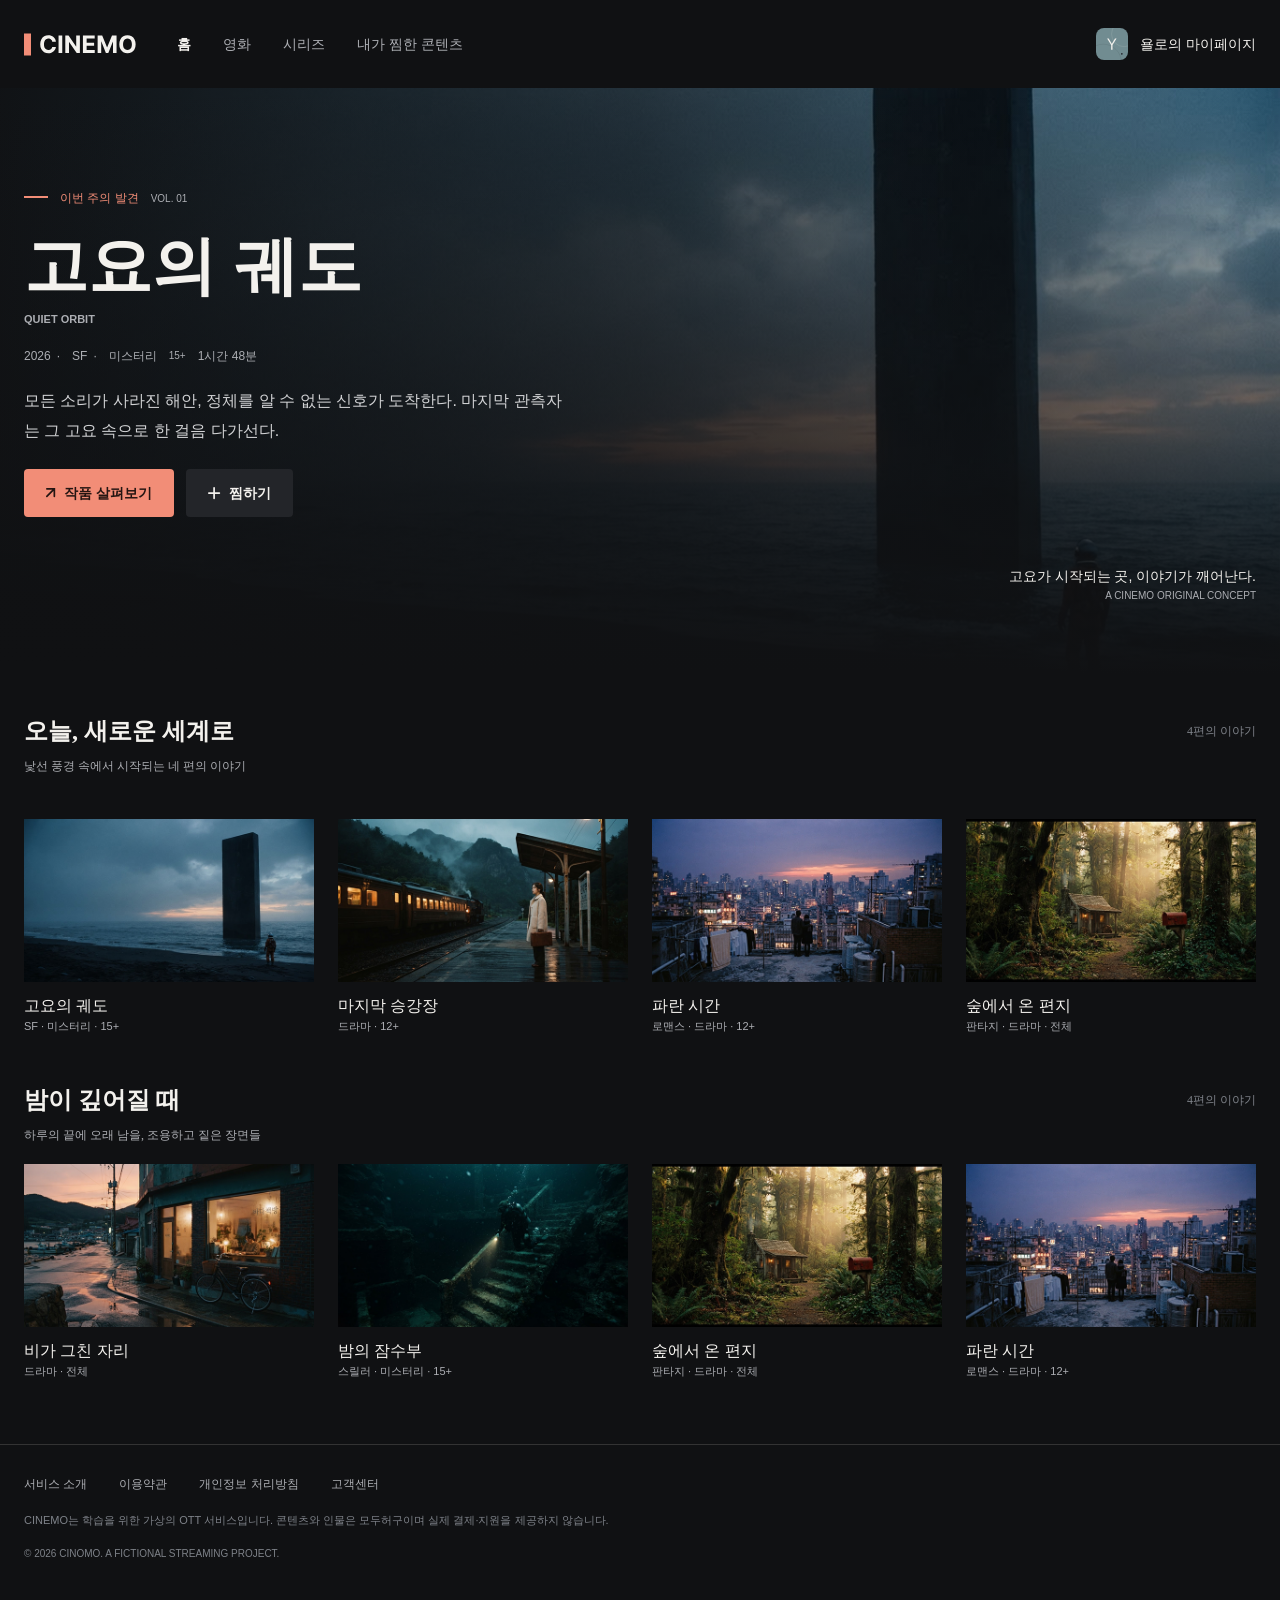
<file: index.html>
<!doctype html>
<html lang="ko">
  <head>
    <meta charset="UTF-8" />
    <meta name="viewport" content="width=device-width, initial-scale=1.0" />
    <title>Cinemo - Home</title>
    <link rel="stylesheet" href="./styles/reset.css" />
    <link rel="stylesheet" href="./styles/style.css" />
  </head>
  <body>
    <header class="header">
      <div class="header-left">
        <h1 class="logo">
          <a href="./index.html">
            <svg
              width="113"
              height="29"
              viewBox="0 0 113 29"
              fill="none"
              xmlns="http://www.w3.org/2000/svg"
            >
              <g clip-path="url(#clip0_2_7494)">
                <rect y="3.5" width="7" height="22" fill="#F28D77" />
                <path
                  d="M31.9176 11.6562H28.1847C28.1165 11.1733 27.9773 10.7443 27.767 10.3693C27.5568 9.98864 27.2869 9.66477 26.9574 9.39773C26.6278 9.13068 26.2472 8.92614 25.8153 8.78409C25.3892 8.64205 24.9261 8.57102 24.4261 8.57102C23.5227 8.57102 22.7358 8.79545 22.0653 9.24432C21.3949 9.6875 20.875 10.3352 20.5057 11.1875C20.1364 12.0341 19.9517 13.0625 19.9517 14.2727C19.9517 15.517 20.1364 16.5625 20.5057 17.4091C20.8807 18.2557 21.4034 18.8949 22.0739 19.3267C22.7443 19.7585 23.5199 19.9744 24.4006 19.9744C24.8949 19.9744 25.3523 19.9091 25.7727 19.7784C26.1989 19.6477 26.5767 19.4574 26.9062 19.2074C27.2358 18.9517 27.5085 18.642 27.7244 18.2784C27.946 17.9148 28.0994 17.5 28.1847 17.0341L31.9176 17.0511C31.821 17.8523 31.5795 18.625 31.1932 19.3693C30.8125 20.108 30.2983 20.7699 29.6506 21.3551C29.0085 21.9347 28.2415 22.3949 27.3494 22.7358C26.4631 23.071 25.4602 23.2386 24.3409 23.2386C22.7841 23.2386 21.392 22.8864 20.1648 22.1818C18.9432 21.4773 17.9773 20.4574 17.267 19.1222C16.5625 17.7869 16.2102 16.1705 16.2102 14.2727C16.2102 12.3693 16.5682 10.75 17.2841 9.41477C18 8.07955 18.9716 7.0625 20.1989 6.36364C21.4261 5.65909 22.8068 5.30682 24.3409 5.30682C25.3523 5.30682 26.2898 5.44886 27.1534 5.73295C28.0227 6.01705 28.7926 6.43182 29.4631 6.97727C30.1335 7.51704 30.679 8.17898 31.0994 8.96307C31.5256 9.74716 31.7983 10.6449 31.9176 11.6562ZM38.2543 5.54545V23H34.5639V5.54545H38.2543ZM55.8899 5.54545V23H52.7024L45.1087 12.0142H44.9808V23H41.2905V5.54545H44.5291L52.0632 16.5227H52.2166V5.54545H55.8899ZM58.9389
                  23V5.54545H70.7003V8.58807H62.6293V12.7472H70.0952V15.7898H62.6293V19.9574H70.7344V23H58.9389ZM73.6342 5.54545H78.1854L82.9922 17.2727H83.1967L88.0035 5.54545H92.5547V23H88.9751V11.6392H88.8303L84.3132 22.9148H81.8757L77.3587 11.5966H77.2138V23H73.6342V5.54545ZM111.635 14.2727C111.635 16.1761 111.274 17.7955 110.553 19.1307C109.837 20.4659 108.859 21.4858 107.621 22.1903C106.388 22.8892 105.001 23.2386 103.462 23.2386C101.911 23.2386 100.518 22.8864 99.2855 22.1818C98.0526 21.4773 97.0781 20.4574 96.3622 19.1222C95.6463 17.7869 95.2884 16.1705 95.2884 14.2727C95.2884 12.3693 95.6463 10.75 96.3622 9.41477C97.0781 8.07955 98.0526 7.0625 99.2855 6.36364C100.518 5.65909 101.911 5.30682 103.462 5.30682C105.001 5.30682 106.388 5.65909 107.621 6.36364C108.859 7.0625 109.837 8.07955 110.553 9.41477C111.274 10.75 111.635 12.3693 111.635 14.2727ZM107.893 14.2727C107.893 13.0398 107.709 12 107.339 11.1534C106.976 10.3068 106.462 9.66477 105.797 9.22727C105.132 8.78977 104.354 8.57102 103.462 8.57102C102.57 8.57102 101.791 8.78977 101.126 9.22727C100.462 9.66477 99.9446 10.3068 99.5753 11.1534C99.2116 12 99.0298 13.0398 99.0298 14.2727C99.0298 15.5057 99.2116 16.5455 99.5753 17.392C99.9446 18.2386 100.462 18.8807 101.126 19.3182C101.791 19.7557 102.57 19.9744 103.462 19.9744C104.354 19.9744 105.132 19.7557 105.797 19.3182C106.462 18.8807 106.976 18.2386 107.339 17.392C107.709 16.5455 107.893 15.5057 107.893 14.2727Z"
                  fill="#F3F1ED"
                ></path>
              </g>
              <defs>
                <clipPath id="clip0_2_7494">
                  <rect width="113" height="29" fill="white" />
                </clipPath>
              </defs>
            </svg>
          </a>
        </h1>
        <nav class="nav" aria-label="주 메뉴">
          <a href="./index.html" class="active">홈</a>
          <a href="#">영화</a>
          <a href="#">시리즈</a>
          <a href="#">내가 찜한 콘텐츠</a>
        </nav>
      </div>
      <a href="./mypage.html" class="mypage">
        <img src="./assets/y-.svg" alt="" class="avatar" />
        <span>욜로의 마이페이지</span>
      </a>
    </header>
    <main class="page-main">
      <div class="hero-banner">
        <div class="hero-story">
          <div class="hero-discovery">
            <p class="discovery-text">이번 주의 발견</p>
            <p class="discovery-vol">VOL. 01</p>
          </div>
          <div class="hero-title">
            <h2 class="title-ko">고요의 궤도</h2>
            <p class="title-en">QUIET ORBIT</p>
          </div>
          <div class="hero-Genre">
            <span class="genre-item">
              <span class="genre-year">2026</span>
              <span class="genre-type">SF</span>
              <span>미스터리</span>
            </span>
            <span class="genre-age">15+</span>
            <span class="genre-time">1시간 48분</span>
          </div>
          <p class="hero-summary">
            모든 소리가 사라진 해안, 정체를 알 수 없는 신호가 도착한다. 마지막
            관측자는 그 고요 속으로 한 걸음 다가선다.
          </p>
          <div class="hero-buttons">
            <button type="button" class="work-button">
              <img src="./assets/vector.svg" alt="" class="icon-arrow" />
              <span>작품 살펴보기</span>
            </button>
            <button type="button" class="plus-button">
              <img src="./assets/vector(1).svg" alt="" class="icon-plus" />
              <span class="button-text">찜하기</span>
            </button>
          </div>
        </div>
        <div class="hero-aside">
          <p class="aside-ko">고요가 시작되는 곳, 이야기가 깨어난다.</p>
          <p class="aside-en">A CINEMO ORIGINAL CONCEPT</p>
        </div>
      </div>
      <article>
        <div class="Content-collection">
          <article class="Collection-introduction-Main">
            <div class="Section-heading">
              <h2 class="title">오늘, 새로운 세계로</h2>
              <p class="section-note">4편의 이야기</p>
            </div>
            <div class="Collection-description">
              <p>낯선 풍경 속에서 시작되는 네 편의 이야기</p>
            </div>
          </article>
          <ul class="Horizontal-scroll-content">
            <li class="content-card-1">
              <img
                src="./assets/image-quiet-orbit.png"
                class="mobile"
                alt="고요의 궤도"
              />
              <figure>
                <figcaption class="Content-details">
                  <p>고요의 궤도</p>
                  <p>SF · 미스터리 · 15+</p>
                </figcaption>
              </figure>
            </li>
            <li class="content-card-2">
              <img src="./assets/image-last-platform.png" alt="마지막 승강장" />
              <figure>
                <figcaption class="Content-details">
                  <p>마지막 승강장</p>
                  <p>드라마 · 12+</p>
                </figcaption>
              </figure>
            </li>
            <li class="content-card-3">
              <img src="./assets/image-blue-hour.png" alt="파란 시간" />
              <figure>
                <figcaption class="Content-details">
                  <p>파란 시간</p>
                  <p>로맨스 · 드라마 · 12+</p>
                </figcaption>
              </figure>
            </li>
            <li class="content-card-4">
              <img
                src="./assets/image-forest-letter.png"
                alt="숲에서 온 편지"
              />
              <figure>
                <figcaption class="Content-details">
                  <p>숲에서 온 편지</p>
                  <p>판타지 · 드라마 · 전체</p>
                </figcaption>
              </figure>
            </li>
          </ul>
        </div>
        <div class="Content-collection-2">
          <div class="Section-heading-2">
            <h2 class="title">밤이 깊어질 때</h2>
            <p class="section-note">4편의 이야기</p>
          </div>
          <div class="Collection-description-2">
            <p>하루의 끝에 오래 남을, 조용하고 짙은 장면들</p>
          </div>
          <ul class="Horizontal-scroll-content">
            <li class="content-card-1">
              <img src="./assets/image-after-rain.png" alt="비가 그친 자리" />
              <figure>
                <figcaption class="Content-details">
                  <p>비가 그친 자리</p>
                  <p>드라마 · 전체</p>
                </figcaption>
              </figure>
            </li>
            <li class="content-card-2">
              <img src="./assets/image-night-diver.png" alt="밤의 잠수부" />
              <figure>
                <figcaption class="Content-details">
                  <p>밤의 잠수부</p>
                  <p>스릴러 · 미스터리 · 15+</p>
                </figcaption>
              </figure>
            </li>
            <li class="content-card-3">
              <img
                src="./assets/image-forest-letter.png"
                alt="숲에서 온 편지"
              />
              <figure>
                <figcaption class="Content-details">
                  <p>숲에서 온 편지</p>
                  <p>판타지 · 드라마 · 전체</p>
                </figcaption>
              </figure>
            </li>
            <li class="content-card-4">
              <img src="./assets/image-blue-hour.png" alt="파란 시간" />
              <figure>
                <figcaption class="Content-details">
                  <p>파란 시간</p>
                  <p>로맨스 · 드라마 · 12+</p>
                </figcaption>
              </figure>
            </li>
          </ul>
        </div>
      </article>
    </main>
    <footer class="footer">
      <div class="footer-inner">
        <nav class="footer-nav" aria-label="하단 메뉴">
          <a href="#">서비스 소개</a>
          <a href="#">이용약관</a>
          <a href="#">개인정보 처리방침</a>
          <a href="#">고객센터</a>
        </nav>
        <p class="footer-description">
          CINEMO는 학습을 위한 가상의 OTT 서비스입니다. 콘텐츠와 인물은
          모두허구이며 실제 결제·지원을 제공하지 않습니다.
        </p>
        <p class="footer-copy">
          &copy; 2026 CINOMO. A FICTIONAL STREAMING PROJECT.
        </p>
      </div>
    </footer>
  </body>
</html>
</file>
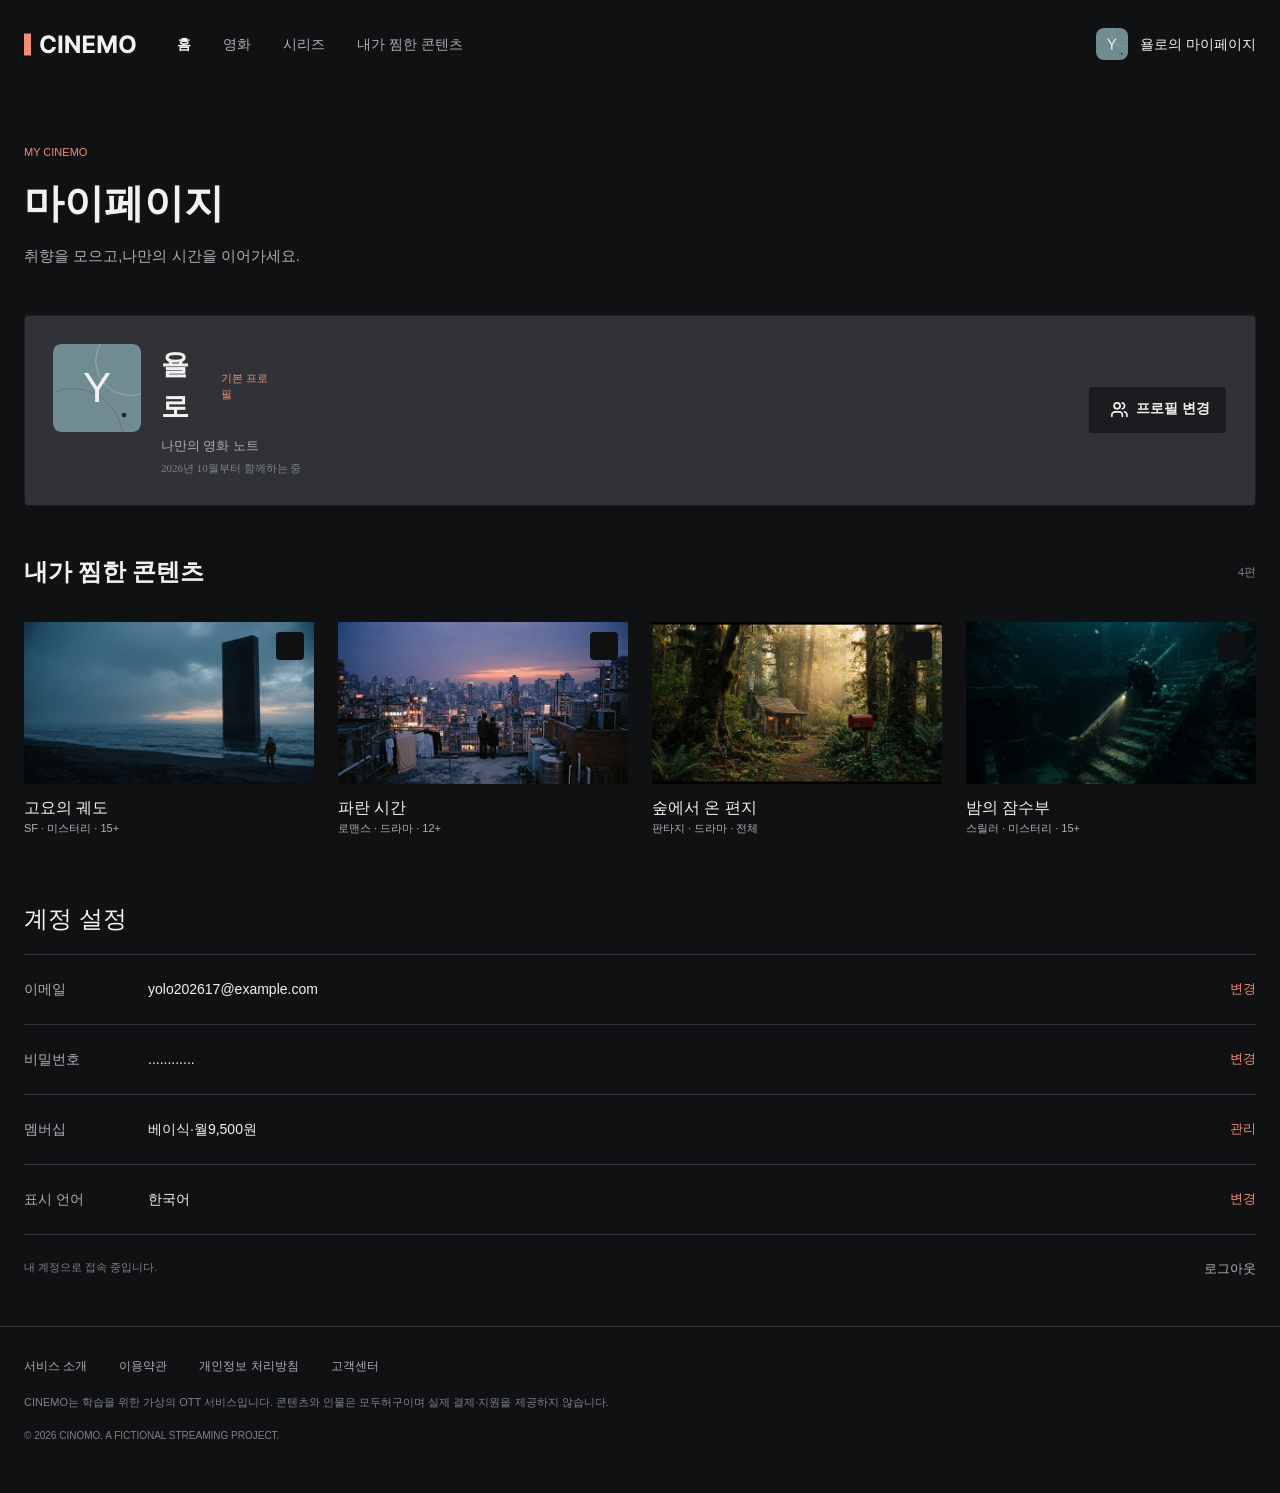
<file: mypage.html>
<!doctype html>
<html lang="ko">
  <head>
    <meta charset="UTF-8" />
    <meta name="viewport" content="width=device-width, initial-scale=1.0" />
    <title>CINEMO - My Page</title>
    <link rel="stylesheet" href="./styles/reset.css" />
    <link rel="stylesheet" href="./styles/style.css" />
  </head>
  <body>
    <header class="header2">
      <div class="header-left">
        <h1 class="logo2">
          <a href="./index.html">
            <svg
              width="113"
              height="29"
              viewBox="0 0 113 29"
              fill="none"
              xmlns="http://www.w3.org/2000/svg"
            >
              <g clip-path="url(#clip0_2_7494)">
                <rect y="3.5" width="7" height="22" fill="#F28D77" />
                <path
                  d="M31.9176 11.6562H28.1847C28.1165 11.1733 27.9773 10.7443 27.767 10.3693C27.5568 9.98864 27.2869 9.66477 26.9574 9.39773C26.6278 9.13068 26.2472 8.92614 25.8153 8.78409C25.3892 8.64205 24.9261 8.57102 24.4261 8.57102C23.5227 8.57102 22.7358 8.79545 22.0653 9.24432C21.3949 9.6875 20.875 10.3352 20.5057 11.1875C20.1364 12.0341 19.9517 13.0625 19.9517 14.2727C19.9517 15.517 20.1364 16.5625 20.5057 17.4091C20.8807 18.2557 21.4034 18.8949 22.0739 19.3267C22.7443 19.7585 23.5199 19.9744 24.4006 19.9744C24.8949 19.9744 25.3523 19.9091 25.7727 19.7784C26.1989 19.6477 26.5767 19.4574 26.9062 19.2074C27.2358 18.9517 27.5085 18.642 27.7244 18.2784C27.946 17.9148 28.0994 17.5 28.1847 17.0341L31.9176 17.0511C31.821 17.8523 31.5795 18.625 31.1932 19.3693C30.8125 20.108 30.2983 20.7699 29.6506 21.3551C29.0085 21.9347 28.2415 22.3949 27.3494 22.7358C26.4631 23.071 25.4602 23.2386 24.3409 23.2386C22.7841 23.2386 21.392 22.8864 20.1648 22.1818C18.9432 21.4773 17.9773 20.4574 17.267 19.1222C16.5625 17.7869 16.2102 16.1705 16.2102 14.2727C16.2102 12.3693 16.5682 10.75 17.2841 9.41477C18 8.07955 18.9716 7.0625 20.1989 6.36364C21.4261 5.65909 22.8068 5.30682 24.3409 5.30682C25.3523 5.30682 26.2898 5.44886 27.1534 5.73295C28.0227 6.01705 28.7926 6.43182 29.4631 6.97727C30.1335 7.51704 30.679 8.17898 31.0994 8.96307C31.5256 9.74716 31.7983 10.6449 31.9176 11.6562ZM38.2543 5.54545V23H34.5639V5.54545H38.2543ZM55.8899 5.54545V23H52.7024L45.1087 12.0142H44.9808V23H41.2905V5.54545H44.5291L52.0632 16.5227H52.2166V5.54545H55.8899ZM58.9389
23V5.54545H70.7003V8.58807H62.6293V12.7472H70.0952V15.7898H62.6293V19.9574H70.7344V23H58.9389ZM73.6342 5.54545H78.1854L82.9922 17.2727H83.1967L88.0035 5.54545H92.5547V23H88.9751V11.6392H88.8303L84.3132 22.9148H81.8757L77.3587 11.5966H77.2138V23H73.6342V5.54545ZM111.635 14.2727C111.635 16.1761 111.274 17.7955 110.553 19.1307C109.837 20.4659 108.859 21.4858 107.621 22.1903C106.388 22.8892 105.001 23.2386 103.462 23.2386C101.911 23.2386 100.518 22.8864 99.2855 22.1818C98.0526 21.4773 97.0781 20.4574 96.3622 19.1222C95.6463 17.7869 95.2884 16.1705 95.2884 14.2727C95.2884 12.3693 95.6463 10.75 96.3622 9.41477C97.0781 8.07955 98.0526 7.0625 99.2855 6.36364C100.518 5.65909 101.911 5.30682 103.462 5.30682C105.001 5.30682 106.388 5.65909 107.621 6.36364C108.859 7.0625 109.837 8.07955 110.553 9.41477C111.274 10.75 111.635 12.3693 111.635 14.2727ZM107.893 14.2727C107.893 13.0398 107.709 12 107.339 11.1534C106.976 10.3068 106.462 9.66477 105.797 9.22727C105.132 8.78977 104.354 8.57102 103.462 8.57102C102.57 8.57102 101.791 8.78977 101.126 9.22727C100.462 9.66477 99.9446 10.3068 99.5753 11.1534C99.2116 12 99.0298 13.0398 99.0298 14.2727C99.0298 15.5057 99.2116 16.5455 99.5753 17.392C99.9446 18.2386 100.462 18.8807 101.126 19.3182C101.791 19.7557 102.57 19.9744 103.462 19.9744C104.354 19.9744 105.132 19.7557 105.797 19.3182C106.462 18.8807 106.976 18.2386 107.339 17.392C107.709 16.5455 107.893 15.5057 107.893 14.2727Z"
                  fill="#F3F1ED"
                ></path>
              </g>
              <defs>
                <clipPath id="clip0_2_7494">
                  <rect width="113" height="29" fill="white" />
                </clipPath>
              </defs>
            </svg>
          </a>
        </h1>
        <nav class="nav" aria-label="주 메뉴">
          <a href="./index.html" class="active">홈</a>
          <a href="#">영화</a>
          <a href="#">시리즈</a>
          <a href="#">내가 찜한 콘텐츠</a>
        </nav>
      </div>
      <a href="./mypage.html" class="mypage">
        <img src="./assets/y-.svg" alt="" class="avatar" />
        <span>욜로의 마이페이지</span>
      </a>
    </header>
    <main class="mypage-2">
      <section class="mainpage">
        <p class="sub-title">MY CINEMO</p>
        <h2 class="mypage">마이페이지</h2>
        <p class="description">취향을 모으고,나만의 시간을 이어가세요.</p>
      </section>
      <section class="mypage-profile">
        <div class="mypage-bigmore">
          <div class="mypage-big-profile">
            <div class="mypage-more">
              <div class="mypage-img">
                <svg
                  class="profile-img"
                  width="88"
                  height="88"
                  viewBox="0 0 88 88"
                  fill="none"
                  xmlns="http://www.w3.org/2000/svg"
                >
                  <g clip-path="url(#clip0_2_7749)">
                    <rect width="88" height="88" rx="8" fill="#718C91" />
                    <circle
                      cx="77.44"
                      cy="16.72"
                      r="34.7"
                      stroke="#F3F1ED"
                      stroke-opacity="0.313726"
                    />
                    <circle
                      cx="19.8"
                      cy="94.6"
                      r="50.1"
                      stroke="#101113"
                      stroke-opacity="0.188235"
                    />
                    <circle cx="71.06" cy="71.06" r="2.42" fill="#24272D" />
                  </g>
                  <defs>
                    <clipPath id="clip0_2_7749">
                      <rect width="88" height="88" rx="8" fill="white" />
                    </clipPath>
                  </defs>
                </svg>
                <div class="text-y">Y</div>
              </div>
            </div>

            <div class="profile-text">
              <div class="profile-b-text">
                <h2 class="name">욜로</h2>
                <p class="profile-info">기본 프로필</p>
              </div>
              <div class="profile-b-note">
                <div class="profile-note">
                  <p class="note-2">나만의 영화 노트</p>
                </div>
              </div>
              <div class="profile-calendar">
                <p class="calendar">2026년 10월부터 함께하는 중</p>
              </div>
            </div>
          </div>
          <div class="button-more">
            <p class="calendar-2">2026.10 가입</p>
            <a href="profile.html" class="button-profile">
              <svg
                class="profile-b-more"
                width="17"
                height="16"
                viewBox="0 0 17 16"
                fill="none"
                xmlns="http://www.w3.org/2000/svg"
              >
                <path
                  d="M11.3508 14.35V12.85C11.3508 12.0543 11.0347 11.2913 10.4721 10.7287C9.90941 10.166 9.14629 9.84998 8.35058 9.84998H3.85022C3.0545 9.84998 2.29138 10.166 1.72873 10.7287C1.16607 11.2913 0.849976 12.0543 0.849976 12.85V14.35M11.3508 0.945923C11.9942 1.1127 12.564 1.48837 12.9707 2.01397C13.3775 2.53957 13.5981 3.18534 13.5981 3.84992C13.5981 4.51451 13.3775 5.16028 12.9707 5.68588C12.564 6.21147 11.9942 6.58715 11.3508 6.75392M15.8512 14.3499V12.8499C15.8507 12.1852 15.6294 11.5395 15.2221 11.0141C14.8149 10.4888 14.2446 10.1136 13.601 9.94739M9.10064 3.84998C9.10064 5.50683 7.75738 6.84998 6.1004 6.84998C4.44341 6.84998 3.10016 5.50683 3.10016 3.84998C3.10016 2.19312 4.44341 0.849976 6.1004 0.849976C7.75738 0.849976 9.10064 2.19312 9.10064 3.84998Z"
                  stroke-width="1.7"
                  stroke-linecap="round"
                  stroke="#F3F1ED"
                />
              </svg>
              <p class="profile-change">프로필 변경</p>
            </a>
          </div>
        </div>
      </section>

      <article class="Content-article">
        <div class="Content-collection-3">
          <article class="Collection-introduction">
            <div class="Section-heading">
              <h2 class="title">내가 찜한 콘텐츠</h2>
              <p class="section-note">4편</p>
            </div>
          </article>
          <section>
            <ul class="Horizontal-scroll-content-2">
              <li>
                <div class="content-card-11">
                  <img src="./assets/image-quiet-orbit.png" alt="" />
                  <div class="checkbox-container">
                    <input type="checkbox" id="checkbox1" />
                    <label for="checkbox1">
                      <svg
                        aria-hidden="true"
                        width="28"
                        height="28"
                        viewBox="0 0 28 28"
                        fill="none"
                        xmlns="http://www.w3.org/2000/svg"
                      >
                        <rect
                          width="28"
                          height="28"
                          rx="4"
                          fill="#101113"
                          fill-opacity="0.85098"
                        />
                        <path
                          d="M19.3328 10L12.0002 17.3328L8.66721 13.9997"
                          stroke-width="1.7"
                          stroke-linecap="round"
                          stroke="#F28D77"
                        />
                      </svg>
                    </label>
                  </div>
                </div>
                <figure>
                  <figcaption class="Content-details">
                    <p>고요의 궤도</p>
                    <p>SF · 미스터리 · 15+</p>
                  </figcaption>
                </figure>
              </li>
              <li>
                <div class="content-card-22">
                  <img src="./assets/image-blue-hour.png" alt="" />
                  <div class="checkbox-container">
                    <input type="checkbox" id="checkbox2" />
                    <label for="checkbox2">
                      <svg
                        width="28"
                        height="28"
                        viewBox="0 0 28 28"
                        fill="none"
                        xmlns="http://www.w3.org/2000/svg"
                      >
                        <rect
                          width="28"
                          height="28"
                          rx="4"
                          fill="#101113"
                          fill-opacity="0.85098"
                        />
                        <path
                          d="M19.3328 10L12.0002 17.3328L8.66721 13.9997"
                          stroke-width="1.7"
                          stroke-linecap="round"
                          stroke="#F28D77"
                        />
                      </svg>
                    </label>
                  </div>
                </div>
                <figure>
                  <figcaption class="Content-details">
                    <p>파란 시간</p>
                    <p>로맨스 · 드라마 · 12+</p>
                  </figcaption>
                </figure>
              </li>
              <li>
                <div class="content-card-33">
                  <img src="./assets/image-forest-letter.png" alt="" />
                  <div class="checkbox-container">
                    <input type="checkbox" id="checkbox3" />
                    <label for="checkbox3">
                      <svg
                        width="28"
                        height="28"
                        viewBox="0 0 28 28"
                        fill="none"
                        xmlns="http://www.w3.org/2000/svg"
                      >
                        <rect
                          width="28"
                          height="28"
                          rx="4"
                          fill="#101113"
                          fill-opacity="0.85098"
                        />
                        <path
                          d="M19.3328 10L12.0002 17.3328L8.66721 13.9997"
                          stroke-width="1.7"
                          stroke-linecap="round"
                          stroke="#F28D77"
                        />
                      </svg>
                    </label>
                  </div>
                </div>
                <figure>
                  <figcaption class="Content-details">
                    <p>숲에서 온 편지</p>
                    <p>판타지 · 드라마 · 전체</p>
                  </figcaption>
                </figure>
              </li>
              <li>
                <div class="content-card-44">
                  <img src="./assets/image-night-diver.png" alt="" />
                  <div class="checkbox-container">
                    <input type="checkbox" id="checkbox4" />
                    <label for="checkbox4">
                      <svg
                        width="28"
                        height="28"
                        viewBox="0 0 28 28"
                        fill="none"
                        xmlns="http://www.w3.org/2000/svg"
                      >
                        <rect
                          width="28"
                          height="28"
                          rx="4"
                          fill="#101113"
                          fill-opacity="0.85098"
                        />
                        <path
                          d="M19.3328 10L12.0002 17.3328L8.66721 13.9997"
                          stroke-width="1.7"
                          stroke-linecap="round"
                          stroke="#F28D77"
                        />
                      </svg>
                    </label>
                  </div>
                </div>
                <figure>
                  <figcaption class="Content-details">
                    <p>밤의 잠수부</p>
                    <p>스릴러 · 미스터리 · 15+</p>
                  </figcaption>
                </figure>
              </li>
            </ul>
          </section>
        </div>
      </article>
      <article class="page-setting">
        <div class="title-setting">
          <div>
            <h1 class="setting">계정 설정</h1>
          </div>
          <div class="title-email">
            <span class="b-label">이메일</span>
            <span class="b-password">yolo202617@example.com</span>
            <span class="b-style">변경</span>
          </div>
          <div class="title-password">
            <span class="b-label">비밀번호</span>
            <span class="b-password">............</span>
            <span class="b-style">변경</span>
          </div>
          <div class="title-membership">
            <span class="b-label">멤버십</span>
            <span class="b-password">베이식·월9,500원</span>
            <span class="b-style">관리</span>
          </div>
          <div class="title-language">
            <span class="b-label">표시 언어</span>
            <span class="b-password">한국어</span>
            <span class="b-style">변경</span>
          </div>
          <div class="title-logout">
            <p class="title-b-logout">내 계정으로 접속 중입니다.</p>
            <span class="text-logout">로그아웃</span>
          </div>
        </div>
      </article>
    </main>
    <footer class="footer">
      <div class="footer-inner">
        <nav class="footer-nav" aria-label="하단 메뉴">
          <a href="#">서비스 소개</a>
          <a href="#">이용약관</a>
          <a href="#">개인정보 처리방침</a>
          <a href="#">고객센터</a>
        </nav>
        <p class="footer-description">
          CINEMO는 학습을 위한 가상의 OTT 서비스입니다. 콘텐츠와 인물은
          모두허구이며 실제 결제·지원을 제공하지 않습니다.
        </p>
        <p class="footer-copy">
          &copy; 2026 CINOMO. A FICTIONAL STREAMING PROJECT.
        </p>
      </div>
    </footer>
  </body>
</html>
</file>
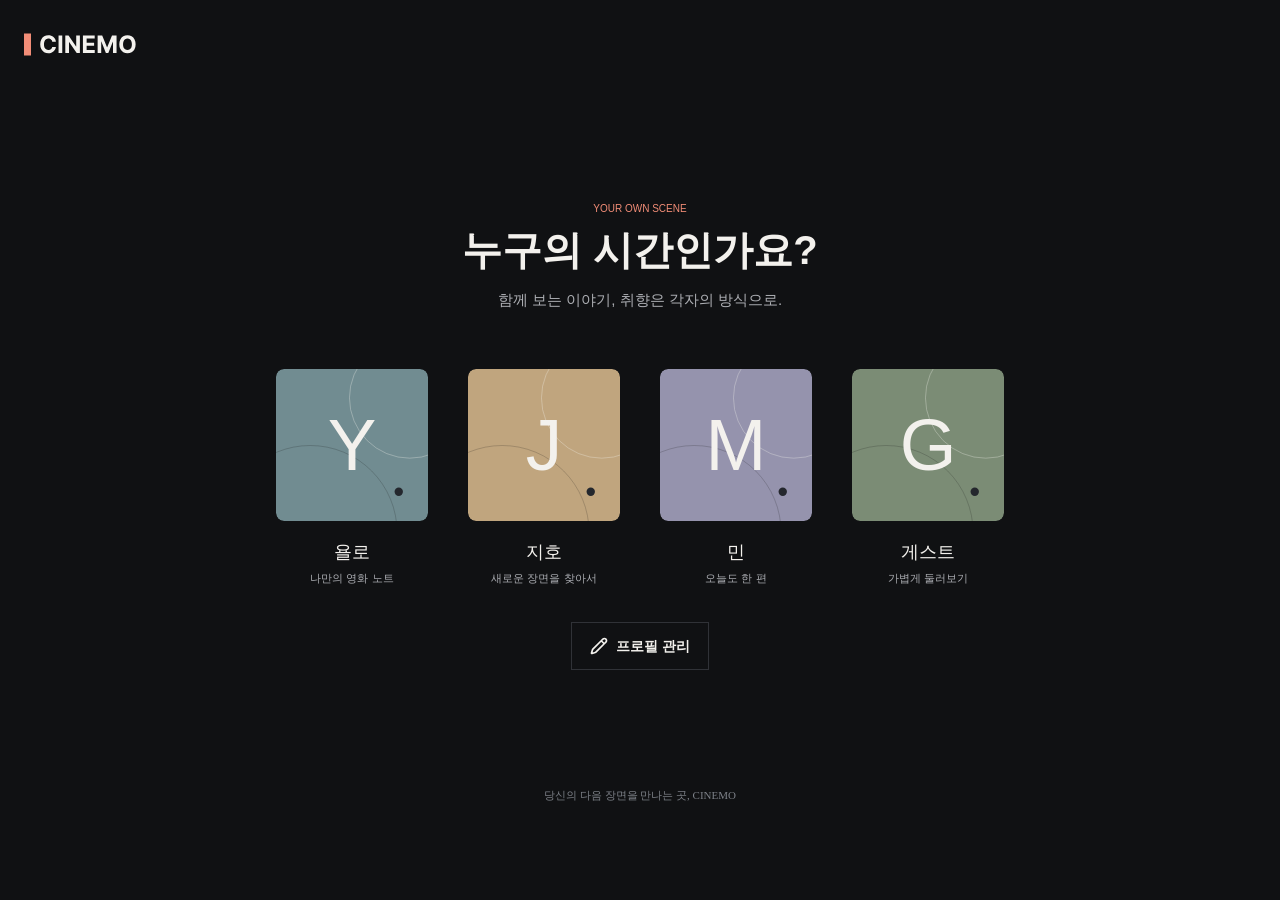
<file: profile.html>
<!doctype html>
<html lang="ko">
  <head>
    <meta charset="UTF-8" />
    <meta name="viewport" content="width=device-width, initial-scale=1.0" />
    <title>CINEMO - Profile</title>
    <link rel="stylesheet" href="./styles/reset.css" />
    <link rel="stylesheet" href="./styles/style.css" />
  </head>
  <body>
    <header class="header">
      <div class="header-left">
        <h1 class="logo">
          <a href="./index.html">
            <svg
              width="113"
              height="29"
              viewBox="0 0 113 29"
              fill="none"
              xmlns="http://www.w3.org/2000/svg"
            >
              <g clip-path="url(#clip0_2_7494)">
                <rect y="3.5" width="7" height="22" fill="#F28D77" />
                <path
                  d="M31.9176 11.6562H28.1847C28.1165 11.1733 27.9773 10.7443 27.767 10.3693C27.5568 9.98864 27.2869 9.66477 26.9574 9.39773C26.6278 9.13068 26.2472 8.92614 25.8153 8.78409C25.3892 8.64205 24.9261 8.57102 24.4261 8.57102C23.5227 8.57102 22.7358 8.79545 22.0653 9.24432C21.3949 9.6875 20.875 10.3352 20.5057 11.1875C20.1364 12.0341 19.9517 13.0625 19.9517 14.2727C19.9517 15.517 20.1364 16.5625 20.5057 17.4091C20.8807 18.2557 21.4034 18.8949 22.0739 19.3267C22.7443 19.7585 23.5199 19.9744 24.4006 19.9744C24.8949 19.9744 25.3523 19.9091 25.7727 19.7784C26.1989 19.6477 26.5767 19.4574 26.9062 19.2074C27.2358 18.9517 27.5085 18.642 27.7244 18.2784C27.946 17.9148 28.0994 17.5 28.1847 17.0341L31.9176 17.0511C31.821 17.8523 31.5795 18.625 31.1932 19.3693C30.8125 20.108 30.2983 20.7699 29.6506 21.3551C29.0085 21.9347 28.2415 22.3949 27.3494 22.7358C26.4631 23.071 25.4602 23.2386 24.3409 23.2386C22.7841 23.2386 21.392 22.8864 20.1648 22.1818C18.9432 21.4773 17.9773 20.4574 17.267 19.1222C16.5625 17.7869 16.2102 16.1705 16.2102 14.2727C16.2102 12.3693 16.5682 10.75 17.2841 9.41477C18 8.07955 18.9716 7.0625 20.1989 6.36364C21.4261 5.65909 22.8068 5.30682 24.3409 5.30682C25.3523 5.30682 26.2898 5.44886 27.1534 5.73295C28.0227 6.01705 28.7926 6.43182 29.4631 6.97727C30.1335 7.51704 30.679 8.17898 31.0994 8.96307C31.5256 9.74716 31.7983 10.6449 31.9176 11.6562ZM38.2543 5.54545V23H34.5639V5.54545H38.2543ZM55.8899 5.54545V23H52.7024L45.1087 12.0142H44.9808V23H41.2905V5.54545H44.5291L52.0632 16.5227H52.2166V5.54545H55.8899ZM58.9389
23V5.54545H70.7003V8.58807H62.6293V12.7472H70.0952V15.7898H62.6293V19.9574H70.7344V23H58.9389ZM73.6342 5.54545H78.1854L82.9922 17.2727H83.1967L88.0035 5.54545H92.5547V23H88.9751V11.6392H88.8303L84.3132 22.9148H81.8757L77.3587 11.5966H77.2138V23H73.6342V5.54545ZM111.635 14.2727C111.635 16.1761 111.274 17.7955 110.553 19.1307C109.837 20.4659 108.859 21.4858 107.621 22.1903C106.388 22.8892 105.001 23.2386 103.462 23.2386C101.911 23.2386 100.518 22.8864 99.2855 22.1818C98.0526 21.4773 97.0781 20.4574 96.3622 19.1222C95.6463 17.7869 95.2884 16.1705 95.2884 14.2727C95.2884 12.3693 95.6463 10.75 96.3622 9.41477C97.0781 8.07955 98.0526 7.0625 99.2855 6.36364C100.518 5.65909 101.911 5.30682 103.462 5.30682C105.001 5.30682 106.388 5.65909 107.621 6.36364C108.859 7.0625 109.837 8.07955 110.553 9.41477C111.274 10.75 111.635 12.3693 111.635 14.2727ZM107.893 14.2727C107.893 13.0398 107.709 12 107.339 11.1534C106.976 10.3068 106.462 9.66477 105.797 9.22727C105.132 8.78977 104.354 8.57102 103.462 8.57102C102.57 8.57102 101.791 8.78977 101.126 9.22727C100.462 9.66477 99.9446 10.3068 99.5753 11.1534C99.2116 12 99.0298 13.0398 99.0298 14.2727C99.0298 15.5057 99.2116 16.5455 99.5753 17.392C99.9446 18.2386 100.462 18.8807 101.126 19.3182C101.791 19.7557 102.57 19.9744 103.462 19.9744C104.354 19.9744 105.132 19.7557 105.797 19.3182C106.462 18.8807 106.976 18.2386 107.339 17.392C107.709 16.5455 107.893 15.5057 107.893 14.2727Z"
                  fill="#F3F1ED"
                ></path>
              </g>
              <defs>
                <clipPath id="clip0_2_7494">
                  <rect width="113" height="29" fill="white" />
                </clipPath>
              </defs>
            </svg>
          </a>
        </h1>
      </div>
    </header>
    <main class="all-main">
      <div class="scene">
        <p class="scene-description">YOUR OWN SCENE</p>
        <h1 class="scene-title">누구의 시간인가요?</h1>
        <p class="scene-subtitle">함께 보는 이야기, 취향은 각자의 방식으로.</p>
      </div>
      <div>
        <div>
          <ul class="profile-box">
            <li>
              <a href="">
                <span class="img-con">
                  <svg
                    width="152"
                    height="152"
                    viewBox="0 0 152 152"
                    fill="none"
                    xmlns="http://www.w3.org/2000/svg"
                  >
                    <g clip-path="url(#clip0_2_7958)">
                      <rect width="152" height="152" rx="8" fill="#718C91" />
                      <circle
                        cx="133.76"
                        cy="28.8801"
                        r="60.3"
                        stroke="#F3F1ED"
                        stroke-opacity="0.313726"
                      />
                      <circle
                        cx="34.2"
                        cy="163.4"
                        r="86.9"
                        stroke="#101113"
                        stroke-opacity="0.188235"
                      />
                      <circle cx="122.74" cy="122.74" r="4.18" fill="#24272D" />
                    </g>
                    <defs>
                      <clipPath id="clip0_2_7958">
                        <rect width="152" height="152" rx="8" fill="white" />
                      </clipPath>
                    </defs>
                  </svg>
                  <span class="yy">Y</span>
                </span>

                <div class="teo">
                  <p class="yolo">욜로</p>
                  <p class="note-book">나만의 영화 노트</p>
                </div>
              </a>
            </li>
            <li>
              <a class="jiho" href="">
                <span class="img-con">
                  <svg
                    width="152"
                    height="152"
                    viewBox="0 0 152 152"
                    fill="none"
                    xmlns="http://www.w3.org/2000/svg"
                  >
                    <g clip-path="url(#clip0_2_7967)">
                      <rect width="152" height="152" rx="8" fill="#C0A57E" />
                      <circle
                        cx="133.76"
                        cy="28.8801"
                        r="60.3"
                        stroke="#F3F1ED"
                        stroke-opacity="0.313726"
                      />
                      <circle
                        cx="34.2"
                        cy="163.4"
                        r="86.9"
                        stroke="#101113"
                        stroke-opacity="0.188235"
                      />
                      <circle cx="122.74" cy="122.74" r="4.18" fill="#24272D" />
                    </g>
                    <defs>
                      <clipPath id="clip0_2_7967">
                        <rect width="152" height="152" rx="8" fill="white" />
                      </clipPath>
                    </defs>
                  </svg>
                  <span class="yy">J</span>
                </span>

                <div class="teo">
                  <p class="yolo">지호</p>
                  <p class="note-book">새로운 장면을 찾아서</p>
                </div></a
              >
            </li>
            <li class="min-guest">
              <a class="min" href="">
                <span class="img-con">
                  <svg
                    width="152"
                    height="152"
                    viewBox="0 0 152 152"
                    fill="none"
                    xmlns="http://www.w3.org/2000/svg"
                  >
                    <g clip-path="url(#clip0_2_7976)">
                      <rect width="152" height="152" rx="8" fill="#9593AD" />
                      <circle
                        cx="133.76"
                        cy="28.8801"
                        r="60.3"
                        stroke="#F3F1ED"
                        stroke-opacity="0.313726"
                      />
                      <circle
                        cx="34.2"
                        cy="163.4"
                        r="86.9"
                        stroke="#101113"
                        stroke-opacity="0.188235"
                      />
                      <circle cx="122.74" cy="122.74" r="4.18" fill="#24272D" />
                    </g>
                    <defs>
                      <clipPath id="clip0_2_7976">
                        <rect width="152" height="152" rx="8" fill="white" />
                      </clipPath>
                    </defs>
                  </svg>

                  <span class="yy">M</span>
                </span>

                <div class="teo">
                  <p class="yolo">민</p>
                  <p class="note-book">오늘도 한 편</p>
                </div></a
              >
            </li>
            <li class="min-guest">
              <a class="guest" href="">
                <span class="img-con">
                  <svg
                    width="152"
                    height="152"
                    viewBox="0 0 152 152"
                    fill="none"
                    xmlns="http://www.w3.org/2000/svg"
                  >
                    <g clip-path="url(#clip0_2_7985)">
                      <rect width="152" height="152" rx="8" fill="#7B8C75" />
                      <circle
                        cx="133.76"
                        cy="28.8801"
                        r="60.3"
                        stroke="#F3F1ED"
                        stroke-opacity="0.313726"
                      />
                      <circle
                        cx="34.2"
                        cy="163.4"
                        r="86.9"
                        stroke="#101113"
                        stroke-opacity="0.188235"
                      />
                      <circle cx="122.74" cy="122.74" r="4.18" fill="#24272D" />
                    </g>
                    <defs>
                      <clipPath id="clip0_2_7985">
                        <rect width="152" height="152" rx="8" fill="white" />
                      </clipPath>
                    </defs>
                  </svg>
                  <span class="yy">G</span>
                </span>

                <div class="teo">
                  <p class="yolo">게스트</p>
                  <p class="note-book">가볍게 둘러보기</p>
                </div></a
              >
            </li>
          </ul>
          <ul class="pencil-box">
            <li>
              <a class="pencil" href="/cinemo-clone/mypage.html">
                <svg
                  width="18"
                  height="18"
                  viewBox="0 0 18 18"
                  fill="none"
                  xmlns="http://www.w3.org/2000/svg"
                >
                  <g clip-path="url(#clip0_2_8291)">
                    <path
                      d="M11.2503 3.74947L11.2554 3.75465M11.2554 3.75465L14.2455 6.74441M11.2554 3.75465L12.8914 2.11854C13.2879 1.72211 13.8258 1.49944 14.3865 1.49951C14.9473 1.49958 15.485 1.72239 15.8815 2.11891C16.278 2.51544 16.5007 3.0532 16.5006 3.6139C16.5005 4.1746 16.2777 4.71231 15.8811 5.10874L14.2455 6.74441M11.2554 3.75465L2.88097 12.1301C2.70682 12.3037 2.57803 12.5175 2.50594 12.7526L1.5151 16.0165C1.49572 16.0814 1.49425 16.1503 1.51086 16.2159C1.52748 16.2816 1.56155 16.3415 1.60946 16.3893C1.65737 16.4371 1.71733 16.4711 1.78299 16.4876C1.84865 16.5041 1.91756 16.5025 1.98239 16.483L5.24743 15.4931C5.48233 15.4216 5.6961 15.2936 5.86999 15.1203L14.2455 6.74441M14.2455 6.74441L14.2505 6.74942"
                      stroke-width="1.7"
                      stroke-linecap="round"
                      stroke="#F3F1ED"
                    />
                  </g>
                  <defs>
                    <clipPath id="clip0_2_8291">
                      <rect width="18" height="18" fill="white" />
                    </clipPath>
                  </defs>
                </svg>
                <span class="profile-settings">프로필 관리</span></a
              >
            </li>
          </ul>
        </div>
      </div>
    </main>
    <footer><p class="end-end">당신의 다음 장면을 만나는 곳, CINEMO</p></footer>
  </body>
</html>
</file>
<file: styles/style.css>
* {
  margin: 0;
  padding: 0;
  box-sizing: border-box;
}
.all-main {
  display: flex;
  flex-direction: column;
  justify-content: center;
  align-items: center;
  max-width: 1440px;
  width: 100%;
  margin: 0% auto;
  padding-top: 116px;
}

body {
  min-height: 100vh;
  display: flex;
  flex-direction: column;
  background-color: #101113;
  color: #f3f1ed;
  font-family: "Noto Sans KR", sans-serif;
}

.scene {
  display: flex;
  flex-direction: column;
  gap: 16px;
  background-color: #101113;
  color: #f3f1ed;
  font-family: "Noto Sans KR", sans-serif;
  padding-bottom: 40px;
  padding-left: 40px;
  padding-right: 40px;
}
.scene-description {
  font-family: "inter", sans-serif;
  font-style: regular;
  font-weight: 400;
  font-size: 10px;
  line-height: 100%;
  text-align: center;
  color: #f28d77;
}
.scene-title {
  font-family: "Noto Sans kR", sans-serif;
  font-style: bold;
  font-weight: 700;
  font-size: 40px;
  line-height: 100%;
  text-align: center;
  color: #f3f1ed;
}
.scene-subtitle {
  font-family: "Noto Sans kR", sans-serif;
  font-style: regular;
  font-weight: 400;
  font-size: 15px;
  line-height: 180%;
  text-align: center;
  color: #acaeb3;
}

.profile-box {
  display: flex;
  position: relative;
  justify-content: space-between;
  align-items: flex-start;
  width: 728px;
  height: 209px;
  gap: 40px;
  padding-top: 16px;
}
.img-con {
  position: relative;
  display: inline-block;
}

.yy {
  position: absolute;
  top: 50%;
  left: 50%;
  transform: translate(-50%, -50%);
  display: flex;
  font-family: "Noto Sans kR", sans-serif;
  font-style: regular;
  font-weight: 400;
  font-size: 72.96px;
  line-height: 100%;
  color: #f3f1ed;
}

.teo {
  display: flex;
  flex-direction: column;
  justify-content: center;
  gap: 12px 6px;
}

.yolo {
  font-family: "Noto Sans kR", sans-serif;
  font-style: medium;
  font-weight: 500;
  font-size: 18px;
  line-height: 100%;
  text-align: center;
  color: #f3f1ed;
  padding-top: 15px;
}
.note-book {
  font-family: "Noto Sans kR", sans-serif;
  font-style: regular;
  font-weight: 400;
  font-size: 11px;
  line-height: 100%;
  color: #acaeb3;
  text-align: center;
}

.pencil-box {
  display: flex;
  justify-content: center;
  padding-top: 60px;
}

.profile-manage {
  display: flex;
  justify-content: center;
  align-items: center;
  width: 138px;
  height: 48px;
  border: 1px solid #303237;
  padding: 22px 0px;
  gap: 8px;
  margin: 56px auto 0;
}
.pencil {
  display: flex;
  justify-content: center;
  align-items: center;
  width: 138px;
  height: 48px;
  border: 1px solid #303237;
  padding: 22px 0px;
  gap: 8px;
}
.profile-settings {
  font-family: "Noto Sans kR", sans-serif;
  font-style: bold;
  font-weight: 700;
  font-size: 14px;
  line-height: 100%;
  color: #f3f1ed;
  gap: 8px;
  text-align: center;
}
.end-end {
  font-family: "Noto Sans kR", sans-serif;
  font-style: regular;
  font-weight: 400;
  font-size: 11px;
  font-family: "Noto Sans KR";
  color: #7e8289;
  text-align: center;
  line-height: 100%;
  padding-top: 120px;
}
.header {
  width: 100%;
  max-width: 1440px;
  margin: 0 auto;
  height: 88px;
  background-color: #101113;
  display: flex;
  align-items: center;
  justify-content: space-between;
  padding: 0 24px;
}

.header2 {
  width: 100%;
  max-width: 1440px;
  margin: 0 auto;
  height: 88px;
  background-color: #101113;
  display: flex;
  align-items: center;
  justify-content: space-between;
  padding: 0 24px;
}

.header-left {
  display: flex;
  align-items: center;
  gap: 40px;
}
.logo {
  display: flex;
  align-items: center;
  gap: 12px;
}

.logo-text {
  font-family: "inter", sans-serif;
  font-size: 24px;
  font-weight: 700;
  line-height: 1;
  color: #f3f1ed;
}

.nav {
  display: flex;
  align-items: center;
  gap: 32px;
}
.nav a {
  font-family: "Noto Sans KR", sans-serif;
  font-size: 14px;
  font-weight: 400;
  line-height: 1;
  letter-spacing: 0;
  color: #acaeb3;
  white-space: nowrap;
}
.nav a.active,
.nav a:hover {
  font-weight: 700;
  color: #f3f1ed;
}
.mypage {
  display: flex;
  align-items: center;
  gap: 10px;
  white-space: nowrap;
}
.mypage .avatar {
  display: block;
  width: 32px;
  height: 32px;
  border-radius: 8px;
}
.mypage span {
  font-family: "Noto Sans KR", sans-serif;
  font-size: 14px;
  font-weight: 400;
  line-height: 1;
  letter-spacing: 0;
  color: #f3f1ed;
}
.main {
  display: none;
}
.footer {
  margin: 0 auto;
  width: 100%;
  max-width: 1440px;
  height: 166px;
  flex-shrink: 0;
  border-top: 1px solid #333333;
  padding-top: 40px 24px;
}

.footer-inner {
  width: 100%;
  height: 166px;
  padding: 30px 24px;
  box-sizing: border-box;
}

.second {
  padding-bottom: 64px;
}
.footer-nav {
  display: flex;
  gap: 32px;
  margin-bottom: 18px;
}
.footer-nav a {
  font-size: 12px;
  font-weight: 400;
  color: #acaeb3;
}
.footer-description {
  width: 100%;
  font-family: "Noto Sans KR", sans-serif;
  font-size: 11px;
  font-weight: 400;
  line-height: 1.8;
  color: #7e8289;
  margin-bottom: 18px;
}
.footer-copy {
  font-family: "Inter", sans-serif;
  font-size: 10px;
  font-weight: 400;
  line-height: 1;
  color: #7e8289;
}
.page-main {
  max-width: 1440px;
  margin: 0 auto;
  width: 100%;
}
.hero-banner {
  background-image:
    linear-gradient(to bottom, rgba(16, 17, 19, 0), rgba(16, 17, 19, 1)),
    linear-gradient(
      to right,
      rgba(16, 17, 19, 0.96),
      rgba(16, 17, 19, 0.66),
      rgba(16, 17, 19, 0)
    ),
    url(../assets/hero-quiet-orbit.png);
  background-size: 100% 100%;
  background-repeat: no-repeat;
  display: flex;
  justify-content: space-between;
  padding: 0 24px;
}

.hero-story {
  display: flex;
  flex-direction: column;
  width: 540px;
  gap: 24px;
  padding-top: 104px;
  padding-bottom: 156px;
}

.hero-discovery {
  display: flex;
  align-items: flex-end;
  gap: 12px;
}

.discovery-text {
  color: #f28d77;
  font-family: "Noto Sans KR", sans-serif;
  font-weight: 500;
  font-size: 12px;
  line-height: 100%;
}

.discovery-text::before {
  display: inline-block;
  content: "";
  width: 24px;
  height: 2px;
  background-color: #f28d77;
  margin-right: 12px;
  margin-bottom: 4px;
}

.discovery-vol {
  color: #acaeb3;
  font-family: "inter", sans-serif;
  font-size: 10px;
  font-weight: 400;
  line-height: 100%;
}

.hero-title {
  display: flex;
  flex-direction: column;
  gap: 8px;
  color: #f3f1ed;
  font-family: "Noto Sans KR", sans-serif;
}

.title-ko {
  font-family: "Noto Sans KR", sans-serif;
  font-size: 64px;
  font-weight: 700;
  line-height: 120%;
}

.title-en {
  color: #acaeb3;
  font-family: "inter", sans-serif;
  font-size: 11px;
  font-weight: 700;
  line-height: 120%;
}

.hero-Genre {
  display: flex;
  gap: 12px;
  font-family: "Noto Sans KR", sans-serif;
  color: #acaeb3;
  font-size: 12px;
  font-weight: 400;
  line-height: 100%;
}

.genre-year::after {
  display: inline-block;
  content: "·";
  width: 12px;
  height: 12px;
  margin-left: 6px;
}

.genre-type::after {
  display: inline-block;
  content: "·";
  width: 12px;
  height: 12px;
  margin-left: 6px;
}

.genre-age {
  display: flex;
  justify-content: center;
  align-items: center;
  font-family: "inter", sans-serif;
  font-size: 10px;
  font-weight: 400;
  line-height: 100%;
}

.hero-summary {
  color: #d2d3d5;
  font-family: "Noto Sans KR", sans-serif;
  font-size: 16px;
  font-weight: 400;
  line-height: 185%;
}

.hero-buttons {
  display: flex;
  gap: 12px;
}

.plus-button {
  display: flex;
  flex-wrap: wrap;
  align-items: center;
  background-color: #232529;
  padding: 0 22px;
  gap: 8px;
  height: 48px;
  border-radius: 4px;
  flex-shrink: 0;
}
.plus-button:hover {
  cursor: pointer;
  background: #a2b8dc;
}

.plus-button:focus {
  outline: 2px solid #a2b8dc;
}

.work-button {
  display: flex;
  flex-wrap: wrap;
  align-items: center;
  background-color: #f28d77;
  color: #241512;
  padding: 0 22px;
  gap: 8px;
  height: 48px;
  border-radius: 4px;
  flex-shrink: 0;
}

.work-button:hover {
  cursor: pointer;
  background: #a2b8dc;
}

.work-button:focus {
  outline: 2px solid #a2b8dc;
}
:focus-visible {
  outline: 2px solid #a2b8dc;
}
.hero-buttons span {
  font-family: "Noto Sans KR", sans-serif;
  font-size: 14px;
  font-weight: 700;
  line-height: 100%;
}

.icon-arrow {
  object-fit: contain;
}

.button-text {
  color: #f3f1ed;
}
.hero-aside {
  display: flex;
  flex-direction: column;
  justify-content: flex-end;
  align-items: flex-end;
  padding-bottom: 72px;
  gap: 8px;
}

.aside-ko {
  color: #f3f1ed;
  font-family: "Noto Sans KR", sans-serif;
  font-size: 14px;
  font-weight: 400;
  line-height: 100%;
}
.aside-en {
  color: #acaeb3;
  font-family: "inter", sans-serif;
  font-size: 10px;
  font-weight: 400;
  line-height: 100%;
}

.Content-details {
  margin-top: 12px;
}

.Content-collection {
  height: auto;
  margin-top: 40px;
}
.Content-collection-2 {
  margin-top: 48px;
  margin-bottom: 64px;
}

.Content-collection-3 {
  margin-top: 48px;
  margin-bottom: 64px;
}

.Collection-introduction-Main {
  margin-bottom: 24px;
  padding: 0 24px;
}

.Collection-introduction {
  margin-bottom: 24px;
}

.Section-heading {
  display: flex;
  flex-direction: row;
  justify-content: space-between;
  padding-bottom: 8px;
}

.Section-heading-2 {
  display: flex;
  flex-direction: row;
  justify-content: space-between;
  padding-bottom: 8px;
  padding-left: 24px;
  padding-right: 24px;
}

.Collection-description {
  justify-content: flex-start;
  font-size: 12px;
  color: #acaeb3;
  font-family: "Noto Sans KR";
  font-weight: normal;
  padding-bottom: 20px;
}

.Collection-description-2 {
  justify-content: flex-start;
  font-size: 12px;
  color: #acaeb3;
  font-family: "Noto Sans KR";
  font-weight: normal;
  padding: 0 24px;
  padding-bottom: 20px;
}

.Collection-description > p {
  margin: 0;
}

.Collection-description-2 > p {
  margin: 0;
}

.section-note {
  align-self: center;
  color: #7e8289;
  font-size: 12px;
  font-family: "Noto Sans KR";
}

.title {
  color: #f3f1ed;
  font-size: 24px;
  font-weight: bold;
  font-family: "Noto Sans KR";
  text-align: left;
  margin: 0;
}
h3 {
  font-size: 16px;
  color: #f3f1ed;
  gap: 8px;
  margin-right: 8px;
  font-weight: Medium;
}

.Horizontal-scroll-content {
  display: flex;
  flex-direction: row;
  justify-content: space-between;
  gap: 24px;
  width: 100%;
  padding-left: 24px;
  padding-right: 24px;
}

.Horizontal-scroll-content-2 {
  display: flex;
  flex-direction: row;
  justify-content: space-between;
  gap: 24px;
}

.Horizontal-scroll-content article {
  flex: 1;
  min-width: 0;
}

.Content-details p:nth-child(1) {
  color: #f3f1ed;
  font-size: 16px;
  font-weight: medium;
}

.Content-details p:nth-child(2) {
  font-size: 11px;
  color: #acaeb3;
  font-weight: regular;
}

.end {
  margin-top: 150px;
  font-family: "Noto Sans kR", sans-serif;
  font-style: regular;
  font-weight: 400;
  font-size: 11px;
  font-family: "Noto Sans KR";
  color: #7e8289;
  text-align: center;
  line-height: 100%;
}

.content-card-11 {
  position: relative;
  margin-left: 0;
  margin-right: 0;
}

.checkbox {
  position: absolute;
  top: 10px;
  right: 10px;
  width: 28px;
  height: 28px;
}

.content-card-22 {
  margin-left: 0;
  margin-right: 0;
  position: relative;
}

.content-card-33 {
  position: relative;
  margin-left: 0;
}

.sub-title {
  color: #f28d77;
  font-size: 11px;
  margin-top: 56px;
}
.mypage {
  color: #f3f1ed;
  font-size: 40px;
  font-weight: 700;
  gap: 12px;
}
.description {
  color: #acaeb3;
  font-size: 15px;
}
.mainpage {
  display: flex;
  flex-direction: column;
  gap: 12px;
}

.mypage-profile {
  border: 1px solid #1a1c1f;
  display: flex;
  flex-direction: row;
  align-items: center;
  opacity: 1;
  border-radius: 4px;
  gap: 28px;
  background-color: #303237;
  padding: 28px;
  margin: 48px 0px 0px;
}
.button-profile {
  border: 1px solid #303237;
  display: flex;
  flex-direction: row;
  align-items: center;
  margin-left: auto;
  white-space: nowrap;
  background-color: #1a1c1f;
  height: 48px;
  padding-right: 22px;
  padding-left: 22px;
  gap: 8px;
  opacity: 1;
  border-radius: 4px;
  border-width: 1px;
}

.profile-change {
  font-size: 14px;
  width: 68px;
  height: 17px;
  color: #f3f1ed;
  opacity: 1;
  font-family: Noto Sans KR;
  font-weight: 700;
  font-size: 14px;
  line-height: 100%;
  letter-spacing: 0%;
}
.name {
  color: #f3f1ed;
  width: 52px;
  font-size: 28px;
  font-weight: 700;
}
.profile-info {
  width: 54px;
  height: 13px;
  opacity: 1;
  font-family: Noto Sans KR;
  font-weight: 400;
  font-size: 11px;
  color: #f28d77;
  display: flex;
  align-items: center;
}

.note-2 {
  height: 16px;
  font-family: Noto Sans KR;
  font-weight: 400;
  font-size: 13px;
  color: #acaeb3;
  text-align: left;
}
.calendar {
  opacity: 1;
  font-family: Noto Sans KR;
  font-size: 11px;
  color: #7e8289;
}
.calendar-2 {
  display: none;
}

.mypage-bigmore {
  display: flex;
  width: 100%;
  justify-content: space-between;
}
.mypage-big-profile {
  display: flex;
  flex-direction: row;
  gap: 20px;
}

.mypage-img {
  width: 88px;
  height: 88px;
  border-radius: 8px;
  align-items: center;
  position: relative;
  display: inline-block;
}
.profile-img {
  width: 100%;
  height: 100%;
  border-radius: 1px;
  display: flex;
  align-items: center;
  justify-content: center;
}

.text-y {
  position: absolute;
  top: 50%;
  left: 50%;
  transform: translate(-50%, -50%);
  display: flex;
  color: #f3f1ed;
  font-size: 42.24px;
}
.setting {
  height: 29px;
  font-size: 24px;
  color: #f3f1ed;
  margin: 0px 0px 24px;
}

.profile-b-text {
  display: flex;
  flex-direction: row;
  gap: 8px;
  align-items: center;
}

.b-label {
  width: 180px;
  height: 17px;
  font-size: 14px;
  font-family: Noto Sans KR;
  font-weight: 400px;
  color: #acaeb3;
}
.mypage-2 {
  width: 100%;
  max-width: 1440px;
  margin: 0 auto;
  padding: 0 24px 24px;
}
.line {
  color: #303237;
}
.b-password {
  font-size: 14px;
  font-weight: 400;
  color: #f3f1ed;
  margin: 0px 24px;
}
.b-style {
  font-size: 13px;
  font-weight: 400;
  color: #f28d77;
  cursor: pointer;
  transition: 0.15s;
}
.title-b-logout {
  font-size: 11px;
  font-weight: 400;
  color: #7e8289;
}
.text-logout {
  font-size: 13px;
  font-weight: 400;
  color: #acaeb3;
  cursor: pointer;
  transition: 0.15s;
}
.title-logout {
  display: flex;
  justify-content: space-between;
  padding: 24px 0px;
}
.title-email {
  grid-template-columns: 100px 1fr auto;
  display: grid;
  border-top: 1px solid #303237;
  padding: 24px 0px;
  border-top: 1px solid #303237;
}
.title-password {
  grid-template-columns: 100px 1fr auto;
  display: grid;
  border-top: 1px solid #303237;
  padding: 24px 0px;
}
.title-membership {
  grid-template-columns: 100px 1fr auto;
  display: grid;
  border-top: 1px solid #303237;
  padding: 24px 0px;
}
.title-language {
  grid-template-columns: 100px 1fr auto;
  display: grid;
  border-top: 1px solid #303237;
  padding: 24px 0px;
  border-bottom: 1px solid #303237;
}
.title-setting {
  margin: 48px 0px 0px;
}
.profile-text {
  display: flex;
  flex-direction: column;
  gap: 8px;
}
.button-more {
  display: flex;
  align-items: center;
}

.content-card-44 {
  position: relative;
  margin-left: 0;
  margin-right: 0;
}

.checkbox-container {
  position: absolute;
  top: 10px;
  right: 10px;
  width: 28px;
  height: 28px;
  border-radius: 4px;
  background-color: #101113;
}

input[type="checkbox"] {
  margin: 0;
  width: 28px;
  height: 28px;
  opacity: 1;
  cursor: pointer;
  position: absolute;
  top: 10px;
  right: 10px;
  appearance: none;

  border: 0.3px solid #1a1c1f;
  background-color: #1a1c1f;
  opacity: 0;
}
input + label {
  display: none;
  justify-content: center;
  align-items: center;
  width: 28px;
  height: 28px;
  position: absolute;
  top: 50%;
  left: 50%;
  transform: translate(-50%, -50%);
  cursor: pointer;
}

input[type="checkbox"]:checked + label {
  display: flex;
}

/* Tablet */
@media (max-width: 1023px) {
}

/* Mobile */
@media (max-width: 767px) {
  .header {
    width: 100%;
    height: 120px;
    padding: 16px 16px;
    background-color: #101113;

    display: flex;
    justify-content: space-between;
    align-items: flex-start;
    box-sizing: border-box;
  }
  .header-left {
    display: flex;
    flex-direction: column;
    align-items: flex-start;
    gap: 35px;
    min-width: 0;
  }
  .logo {
    margin: 5px;
  }

  .logo2 {
    margin: 5px;
    padding-top: 50px;
  }
  .logo svg {
    display: block;
    width: 113px;
    height: 29px;
  }
  .nav {
    display: flex;
    align-items: center;
    gap: 20px;
    white-space: nowrap;
  }
  .mypage .avatar {
    display: block;
    width: 32px;
    height: 32px;
    gap: 8px;
  }
  .mypage span {
    display: none;
  }
  .footer {
    width: 100%;
    max-width: 100%;
    height: 170px;
    padding: 0;
    box-sizing: border-box;
    background-color: #111214;
    border-top: 1px solid #303237;
  }
  .footer-inner {
    width: 100%;
    height: 100%;
    padding: 32px 16px;
    box-sizing: border-box;
    display: flex;
    flex-direction: column;
    gap: 20px;
    padding-left: 24px;
    padding-right: 24px;
    padding-top: 40px;
  }
  .footer-nav {
    display: flex;
    flex-wrap: nowrap;
    gap: 10px;
    margin-bottom: 0;
  }
  .footer-description {
    margin-bottom: 0;
  }
  .hero-banner {
    background-image:
      linear-gradient(to bottom, rgba(16, 17, 19, 0), rgba(16, 17, 19, 1)),
      url(../assets/hero-quiet-orbit\ \(1\).jpg);
    background-size: cover;
    background-repeat: no-repeat;
    background-position: 100% top;
    display: flex;
    flex-direction: column;
    justify-content: center;
    align-items: center;
    min-height: 0;
    padding: 0 16px;
  }
  .hero-story {
    box-sizing: border-box;
    width: 100%;
    padding-top: 260px;
    padding-bottom: 36px;
    gap: 20px;
  }
  .title-ko {
    font-size: 40px;
  }
  .hero-summary {
    font-size: 14px;
  }
  .hero-aside {
    display: none;
  }
  .Horizontal-scroll-content {
    overflow-x: auto;
    display: flex;
  }
  .content-card-1,
  .content-card-2,
  .content-card-3,
  .content-card-4 {
    flex: 0 0 70%;
  }
  .Content-details {
    padding-bottom: 20px;
  }

  .section-note {
    display: none;
  }
  .title {
    font-size: 20px;
  }
  .Horizontal-scroll-content-2 {
    display: grid;
    grid-template-columns: repeat(2, minmax(0, 1fr));
    gap: 16px;
    width: 100%;
  }
  .description {
    display: flex;
    width: 320px;
  }
  .title-email {
    grid-template-columns: 1fr auto;
    gap: 6px;
    align-items: center;
  }
  .title-password {
    grid-template-columns: 1fr auto;
    gap: 6px;
    align-items: center;
  }
  .title-membership {
    grid-template-columns: 1fr auto;
    gap: 6px;
    align-items: center;
  }
  .title-language {
    grid-template-columns: 1fr auto;
    gap: 6px;
    align-items: center;
  }
  .b-label {
    grid-column: 1;
    grid-row: 1;
  }

  .b-password {
    grid-column: 1;
    grid-row: 2;
    display: flex;
    margin: 0px;
  }

  .b-style {
    grid-column: 2;
    grid-row: 1 / 3;
  }
  .calendar {
    display: none;
  }
  .calendar-2 {
    display: inline;
    font-size: 11px;
    color: #7e8289;
  }
  .mypage-big-porfile {
    display: flex;
    gap: 20px;
  }
  .mypage-bigmore {
    display: flex;
    flex-direction: column;
    width: 100%;
  }
  .button-more {
    display: flex;
    align-items: center;
    justify-content: space-around;
    width: 100%;
  }
  .profile-b-more {
    display: none;
  }
  .all-main {
    padding: 0 16px;
  }

  .scene-title {
    font-size: 28px;
  }

  .scene-subtitle {
    font-size: 13px;
  }
  .pencil-box {
    margin-top: 140px;
  }
  .end-end {
    transform: translateY(-56px);
  }

  .profile-box {
    display: grid;
    grid-template-columns: repeat(2, 1fr);
    width: 100%;
    column-gap: 32px;
    row-gap: 28px;
    margin: 0 auto;
    transform: translatey(-20%);
    padding-top: 40px;
  }
  .scene {
    padding-top: 56px;
    padding-left: 24px;
    padding-right: 24px;
  }
  .profile-box svg {
    width: 136px;
    height: 136px;
  }

  .note-book {
    display: none;
  }
  .mypage {
    font-size: 30px;
  }
  .description {
    font-size: 13px;
  }
  .mypage-2 {
    padding: 0 16px;
  }
}
</file>
